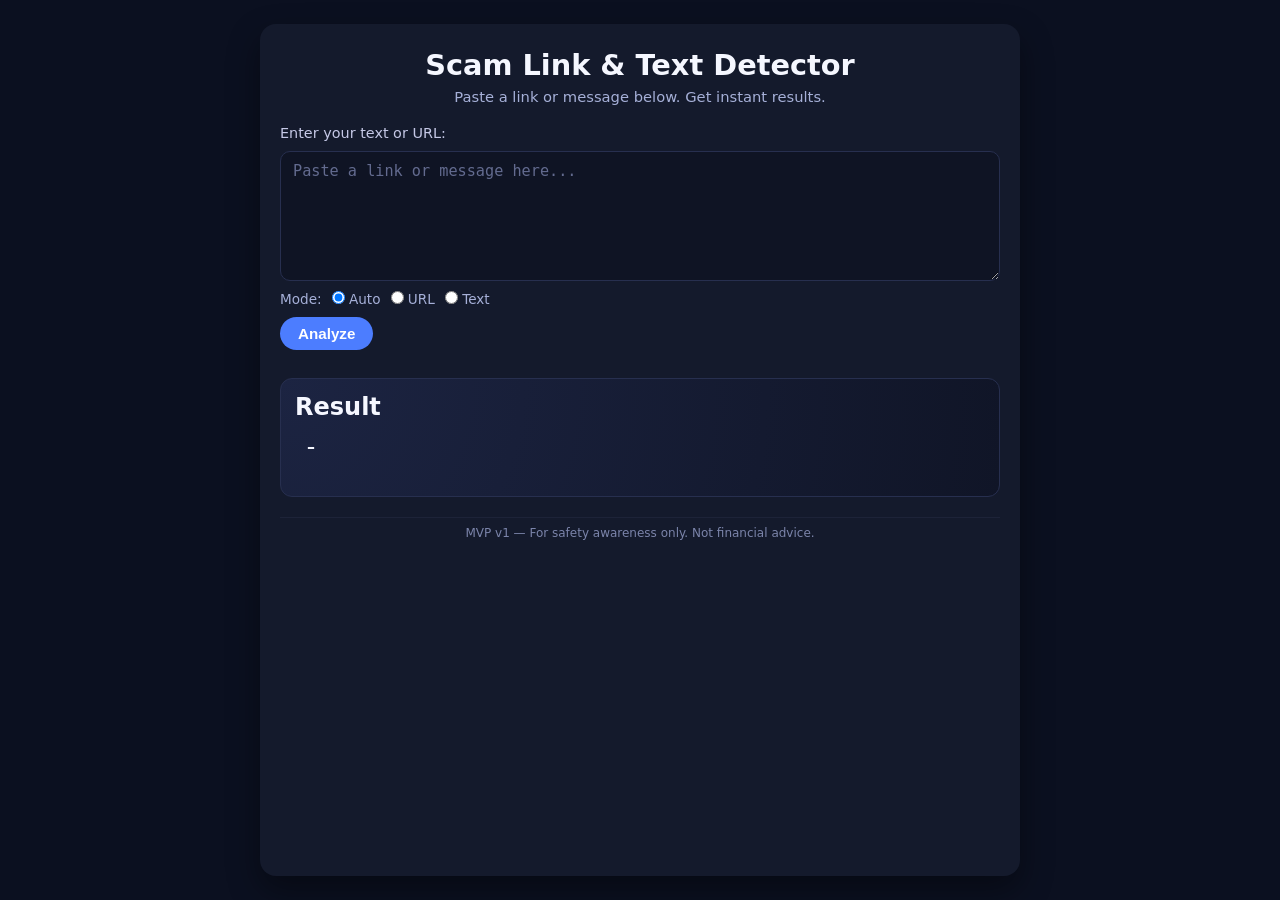
<file: frontend/index.html>
<!DOCTYPE html>
<html lang="en">
<head>
  <meta charset="UTF-8" />
  <title>Scam Link & Text Detector</title>
  <meta name="viewport" content="width=device-width, initial-scale=1.0" />
  <link rel="stylesheet" href="style.css" />
</head>
<body>
  <div class="app">
    <header class="app-header">
      <h1>Scam Link & Text Detector</h1>
      <p class="subtitle">Paste a link or message below. Get instant results.</p>
    </header>

    <main class="app-main">
      <section class="input-section">
        <label for="content-input" class="input-label">Enter your text or URL:</label>
        <textarea
          id="content-input"
          placeholder="Paste a link or message here..."
          rows="6"
        ></textarea>

        <div class="mode-row">
          <span>Mode:</span>
          <label>
            <input type="radio" name="mode" value="auto" checked />
            Auto
          </label>
          <label>
            <input type="radio" name="mode" value="url" />
            URL
          </label>
          <label>
            <input type="radio" name="mode" value="text" />
            Text
          </label>
        </div>

        <button id="analyze-btn">Analyze</button>
        <p id="status" class="status"></p>
      </section>

      <section class="result-section" id="result-section" hidden>
        <h2>Result</h2>
        <div id="verdict-badge" class="verdict-badge">–</div>
        <p id="explanation" class="explanation"></p>
        <ul id="reasons-list" class="reasons-list"></ul>
      </section>
    </main>

    <footer class="app-footer">
      <p>MVP v1 — For safety awareness only. Not financial advice.</p>
    </footer>
  </div>

  <script src="script.js"></script>
</body>
</html>
</file>
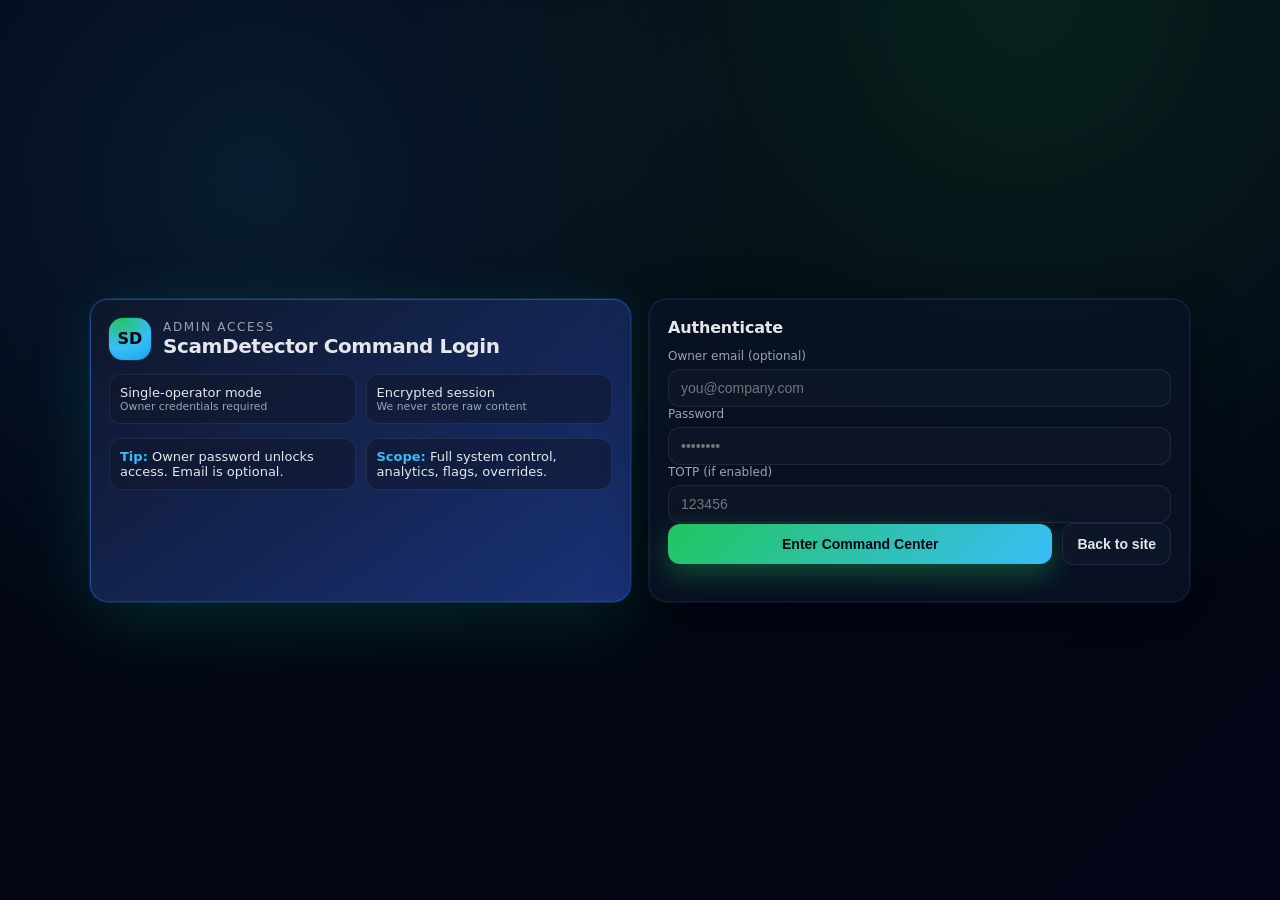
<file: backend/static/admin_login.html>
<!DOCTYPE html>
<html lang="en">
<head>
  <meta charset="UTF-8" />
  <meta name="viewport" content="width=device-width, initial-scale=1.0" />
  <link rel="icon" type="image/svg+xml" href="/static/img/favicon.svg" />
  <title>ScamDetector Admin Access</title>
  <style>
    :root {
      --bg: #030712;
      --panel: rgba(10, 18, 36, 0.85);
      --accent: #38bdf8;
      --accent-2: #22c55e;
      --danger: #ef4444;
      --text: #e5e7eb;
      --muted: #9ca3af;
      --border: rgba(59, 130, 246, 0.35);
      --glow: 0 18px 70px rgba(0, 255, 200, 0.12);
    }

    * { box-sizing: border-box; }

    body {
      margin: 0;
      min-height: 100vh;
      font-family: system-ui, -apple-system, "Segoe UI", sans-serif;
      background: radial-gradient(circle at 20% 20%, rgba(56, 189, 248, 0.12), transparent 40%),
        radial-gradient(circle at 80% 0%, rgba(34, 197, 94, 0.14), transparent 45%),
        linear-gradient(135deg, #020617, #030712 50%, #020617);
      color: var(--text);
      display: flex;
      align-items: center;
      justify-content: center;
      padding: 24px;
    }

    .shell {
      width: min(1100px, 100%);
      display: grid;
      grid-template-columns: repeat(auto-fit, minmax(320px, 1fr));
      gap: 18px;
      align-items: stretch;
    }

    .hero {
      background: linear-gradient(145deg, rgba(15, 23, 42, 0.9), rgba(30, 58, 138, 0.85));
      border: 1px solid var(--border);
      border-radius: 18px;
      padding: 18px;
      box-shadow: var(--glow), 0 0 0 1px rgba(59, 130, 246, 0.2);
      display: flex;
      flex-direction: column;
      gap: 14px;
    }

    .brand {
      display: flex;
      align-items: center;
      gap: 12px;
    }

    .badge {
      width: 42px;
      height: 42px;
      border-radius: 14px;
      background: radial-gradient(circle at 30% 0, #22c55e, #38bdf8 60%, #0ea5e9 100%);
      display: grid;
      place-items: center;
      font-weight: 800;
      color: #020617;
      box-shadow: 0 0 0 1px rgba(255, 255, 255, 0.08);
    }

    .title {
      margin: 0;
      font-size: 20px;
      letter-spacing: -0.02em;
    }

    .eyebrow {
      margin: 0;
      font-size: 12px;
      color: var(--muted);
      text-transform: uppercase;
      letter-spacing: 0.14em;
    }

    .grid-meta {
      display: grid;
      grid-template-columns: repeat(auto-fit, minmax(160px, 1fr));
      gap: 10px;
    }

    .pill {
      border-radius: 12px;
      padding: 10px;
      border: 1px solid rgba(255, 255, 255, 0.08);
      background: rgba(15, 23, 42, 0.55);
      font-size: 13px;
      color: var(--text);
    }

    .pill strong { color: var(--accent); }

    .panel {
      background: var(--panel);
      border: 1px solid rgba(255, 255, 255, 0.06);
      box-shadow: 0 16px 50px rgba(0, 0, 0, 0.45), 0 0 0 1px rgba(59, 130, 246, 0.16);
      border-radius: 18px;
      padding: 18px;
      display: flex;
      flex-direction: column;
      gap: 12px;
    }

    .panel h2 {
      margin: 0;
      font-size: 16px;
      letter-spacing: -0.01em;
    }

    label {
      display: block;
      font-size: 12px;
      color: var(--muted);
      margin-bottom: 6px;
    }

    input {
      width: 100%;
      padding: 10px 12px;
      border-radius: 12px;
      border: 1px solid rgba(255, 255, 255, 0.08);
      background: rgba(15, 23, 42, 0.7);
      color: var(--text);
      font-size: 14px;
      transition: border-color 0.2s ease, box-shadow 0.2s ease;
    }

    input:focus {
      outline: none;
      border-color: var(--accent);
      box-shadow: 0 0 0 3px rgba(56, 189, 248, 0.15);
    }

    .actions {
      display: flex;
      align-items: center;
      gap: 10px;
      justify-content: space-between;
    }

    button {
      border: none;
      border-radius: 12px;
      padding: 12px 14px;
      font-size: 14px;
      font-weight: 700;
      cursor: pointer;
      color: #030712;
      background: linear-gradient(135deg, #22c55e, #38bdf8);
      box-shadow: 0 10px 28px rgba(34, 197, 94, 0.35);
      transition: transform 0.12s ease, box-shadow 0.18s ease;
      flex: 1;
    }

    button:hover { transform: translateY(-1px); }
    button:active { transform: translateY(0); }

    .ghost {
      background: rgba(15, 23, 42, 0.9);
      color: var(--text);
      border: 1px solid rgba(255, 255, 255, 0.08);
      box-shadow: none;
      flex: 0 0 auto;
    }

    .status {
      font-size: 13px;
      color: var(--muted);
      min-height: 18px;
    }

    .status.error { color: var(--danger); }
    .status.success { color: var(--accent-2); }

    .list {
      display: grid;
      grid-template-columns: repeat(auto-fit, minmax(220px, 1fr));
      gap: 10px;
    }

    .list .pill small { display: block; color: var(--muted); margin-top: 4px; }
  </style>
</head>
<body>
  <div class="shell">
    <section class="hero">
      <div class="brand">
        <div class="badge">SD</div>
        <div>
          <p class="eyebrow">Admin Access</p>
          <h1 class="title">ScamDetector Command Login</h1>
        </div>
      </div>
      <div class="grid-meta">
        <div class="pill">
          Single-operator mode
          <small style="color: var(--muted); display: block;">Owner credentials required</small>
        </div>
        <div class="pill">
          Encrypted session
          <small style="color: var(--muted); display: block;">We never store raw content</small>
        </div>
      </div>
      <div class="list">
        <div class="pill"><strong>Tip:</strong> Owner password unlocks access. Email is optional.</div>
        <div class="pill"><strong>Scope:</strong> Full system control, analytics, flags, overrides.</div>
      </div>
    </section>

    <section class="panel">
      <h2>Authenticate</h2>
      <form id="admin-login-form">
        <div>
          <label for="email">Owner email (optional)</label>
          <input type="email" id="email" autocomplete="username" placeholder="you@company.com" />
        </div>
        <div>
          <label for="password">Password</label>
          <input type="password" id="password" required autocomplete="current-password" placeholder="••••••••" />
        </div>
        <div>
          <label for="otp">TOTP (if enabled)</label>
          <input type="text" id="otp" inputmode="numeric" autocomplete="one-time-code" placeholder="123456" />
        </div>
        <div class="actions">
          <button type="submit">Enter Command Center</button>
          <button type="button" class="ghost" id="back-btn">Back to site</button>
        </div>
        <div id="status" class="status"></div>
      </form>
    </section>
  </div>

  <script>
    const form = document.getElementById("admin-login-form");
    const statusEl = document.getElementById("status");
    const backBtn = document.getElementById("back-btn");
    const deviceKey = "admin_device_uuid";

    function getDeviceUUID() {
      let id = localStorage.getItem(deviceKey);
      if (!id) {
        id = crypto.randomUUID();
        localStorage.setItem(deviceKey, id);
      }
      return id;
    }

    function setStatus(text, type = "") {
      statusEl.textContent = text || "";
      statusEl.className = "status";
      if (type) statusEl.classList.add(type);
    }

    function getCookie(name) {
      const value = `; ${document.cookie}`;
      const parts = value.split(`; ${name}=`);
      if (parts.length === 2) return parts.pop().split(";").shift();
      return null;
    }

    backBtn.addEventListener("click", () => {
      window.location.href = "/";
    });

    form.addEventListener("submit", async (e) => {
      e.preventDefault();
      setStatus("Verifying credentials…");

      const password = document.getElementById("password").value;
      const otp = document.getElementById("otp").value.trim();

      try {
        const headers = { "Content-Type": "application/json", "x-admin-fingerprint": getDeviceUUID() };
        const csrf = getCookie("sd_csrf");
        if (csrf) headers["x-csrf-token"] = csrf;
        const res = await fetch("/admin/login", {
          method: "POST",
          headers,
          credentials: "include",
          body: JSON.stringify({ password })
        });

        const data = await res.json().catch(() => ({}));

        if (!res.ok) {
          setStatus(data.error || "Invalid credentials.", "error");
          return;
        }

        const logHeaders = { "x-admin-fingerprint": getDeviceUUID() };
        if (csrf) logHeaders["x-csrf-token"] = csrf;
        fetch("/admin/logs", { headers: logHeaders, credentials: "include" }).catch(() => {});
        setStatus("Access granted. Redirecting…", "success");
        setTimeout(() => (window.location.href = "/admin"), 400);
      } catch (err) {
        setStatus("Network error. Try again.", "error");
      }
    });
  </script>
</body>
</html>
</file>
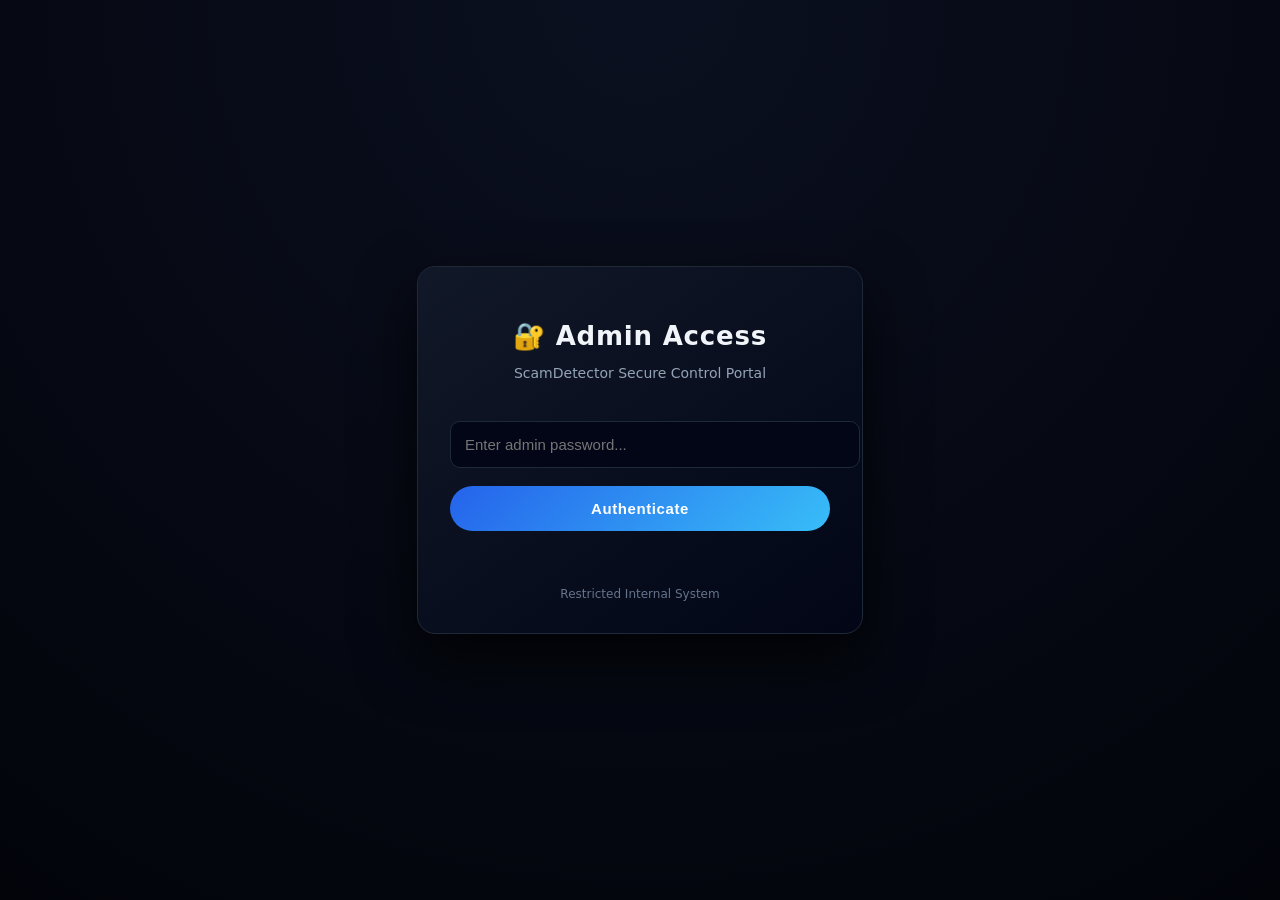
<file: backend/static/login.html>
<!DOCTYPE html>
<html>
<head>
  <title>ScamDetector — Admin Access</title>
  <meta name="viewport" content="width=device-width, initial-scale=1"/>
  <link rel="icon" type="image/svg+xml" href="/static/img/favicon.svg" />

  <style>
    body {
      margin: 0;
      height: 100vh;
      background: radial-gradient(circle at top, #0b1020, #02040a);
      font-family: system-ui, -apple-system, Segoe UI, Roboto;
      display: flex;
      justify-content: center;
      align-items: center;
      color: #f1f5f9;
    }

    .login-wrapper {
      width: 100%;
      max-width: 380px;
      background: linear-gradient(145deg, #111827, #020617);
      border: 1px solid #1f2937;
      border-radius: 18px;
      padding: 32px;
      box-shadow: 0 25px 60px rgba(0,0,0,0.8);
      text-align: center;
    }

    h2 {
      margin-bottom: 10px;
      font-size: 26px;
      font-weight: 600;
      letter-spacing: 0.03em;
    }

    .subtitle {
      font-size: 14px;
      color: #94a3b8;
      margin-bottom: 26px;
    }

    input {
      width: 100%;
      padding: 14px;
      margin-top: 14px;
      background: #020617;
      border: 1px solid #1e293b;
      color: #f8fafc;
      border-radius: 10px;
      font-size: 15px;
      outline: none;
      transition: 0.2s ease;
    }

    input:focus {
      border-color: #38bdf8;
      box-shadow: 0 0 0 2px rgba(56,189,248,0.2);
    }

    button {
      width: 100%;
      padding: 14px;
      margin-top: 18px;
      background: linear-gradient(135deg, #2563eb, #38bdf8);
      color: white;
      cursor: pointer;
      border: none;
      border-radius: 999px;
      font-size: 15px;
      font-weight: 600;
      letter-spacing: 0.04em;
    }

    button:hover {
      transform: translateY(-1px);
      background: linear-gradient(135deg, #1d4ed8, #0ea5e9);
    }

    .error {
      margin-top: 14px;
      color: #f87171;
      font-size: 14px;
      min-height: 20px;
    }

    .badge {
      font-size: 12px;
      color: #64748b;
      margin-top: 22px;
    }
  </style>
</head>

<body>

<div class="login-wrapper">
  <h2>🔐 Admin Access</h2>
  <p class="subtitle">ScamDetector Secure Control Portal</p>

  <input id="password" type="password" placeholder="Enter admin password..." />
  <button onclick="login()">Authenticate</button>

  <p id="err" class="error"></p>
  <div class="badge">Restricted Internal System</div>
</div>

<script>
  function getCookie(name) {
    const value = `; ${document.cookie}`;
    const parts = value.split(`; ${name}=`);
    if (parts.length === 2) return parts.pop().split(";").shift();
    return null;
  }

  async function login() {
    const password = document.getElementById("password").value;
    const headers = {"Content-Type": "application/json"};
    const csrf = getCookie("sd_csrf");
    if (csrf) {
      headers["x-csrf-token"] = csrf;
    }

    const res = await fetch("/admin/login", {
      method: "POST",
      headers,
      credentials: "include",
      body: JSON.stringify({ password })
    });

    if (res.status === 200) {
      window.location.href = "/admin";
    } else {
      document.getElementById("err").textContent = "Access Denied.";
    }
  }
</script>

</body>
</html>
</file>
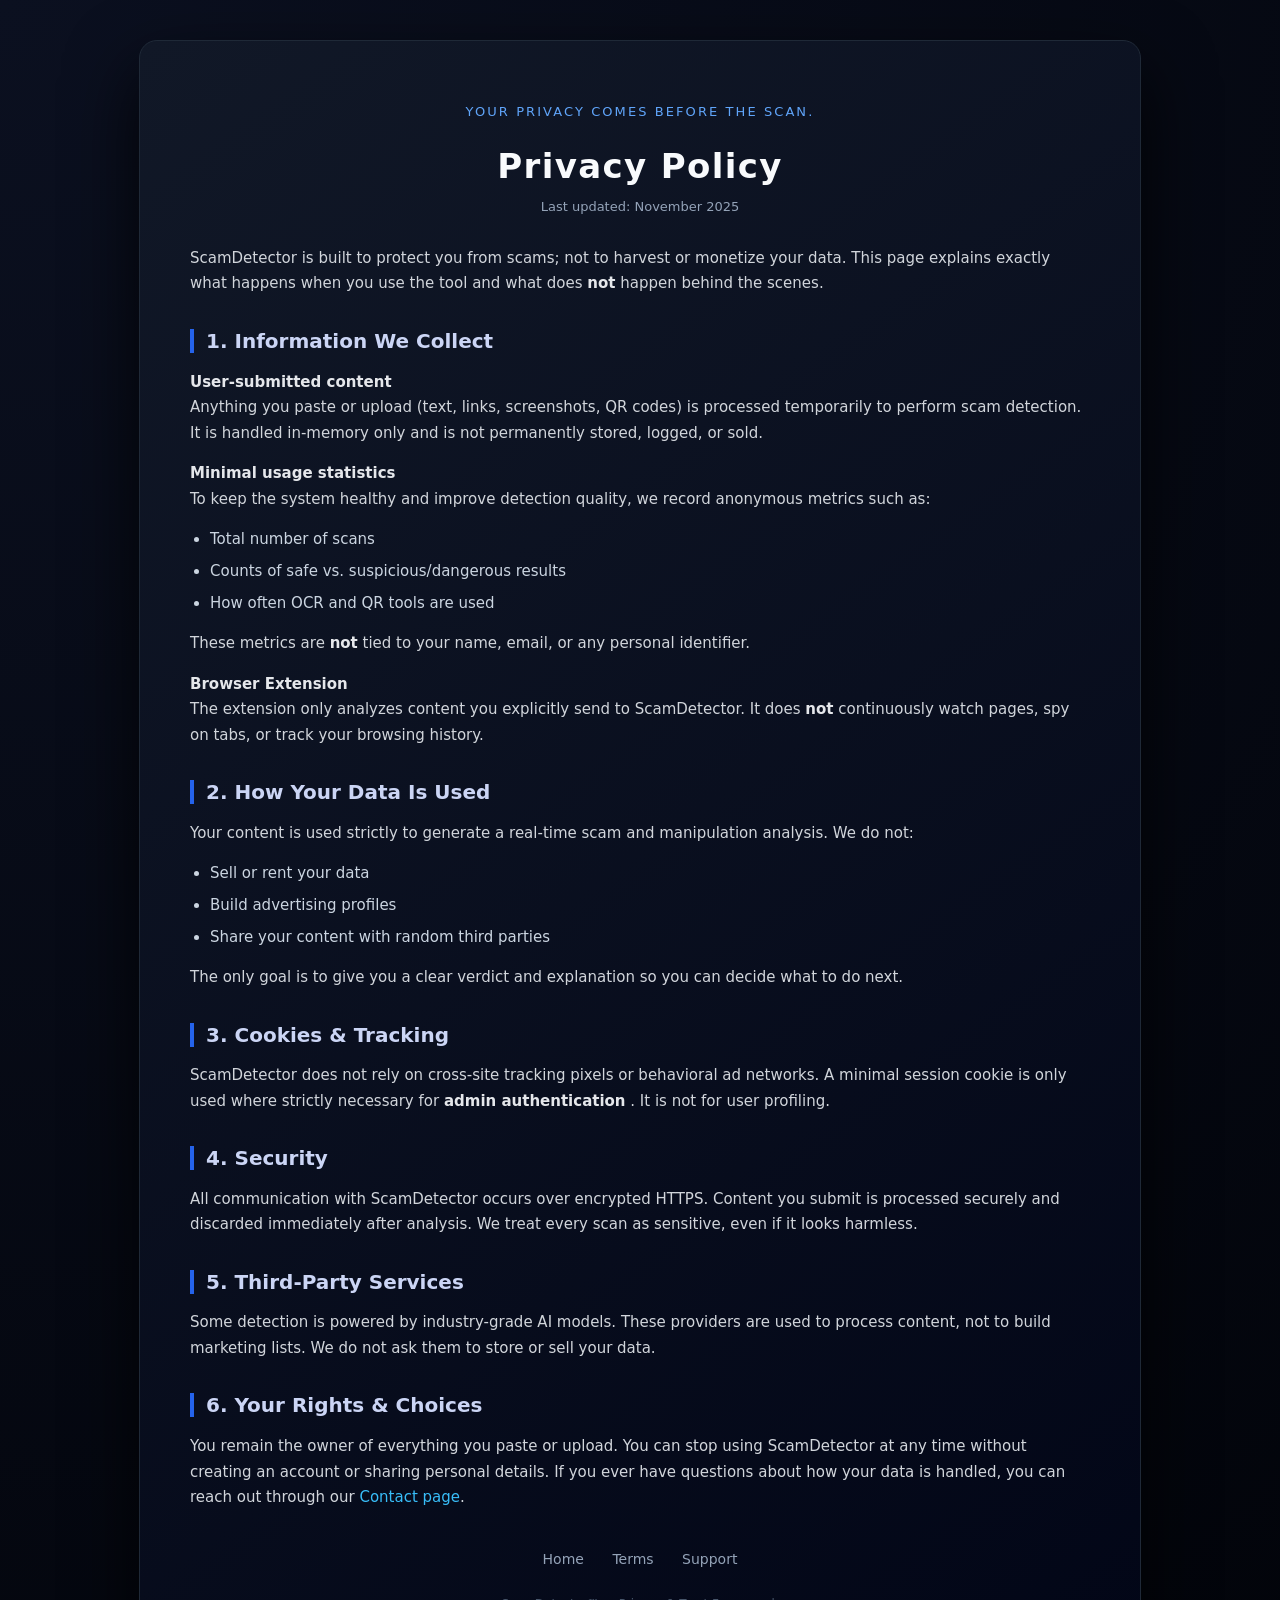
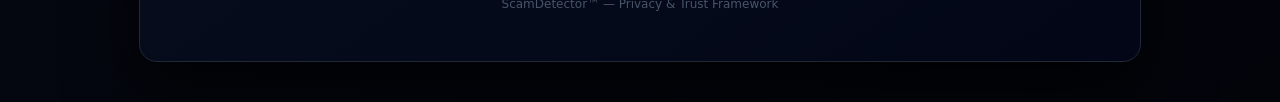
<file: backend/static/privacy.html>
<!DOCTYPE html>
<html lang="en">
<head>
  <meta charset="UTF-8" />
  <meta name="viewport" content="width=device-width, initial-scale=1.0" />
  <link rel="icon" type="image/svg+xml" href="/static/img/favicon.svg" />
  <title>ScamDetector — Privacy Policy</title>

  <style>
    body {
      margin: 0;
      padding: 40px 20px;
      background: radial-gradient(circle at top left, #0b1020, #02040a);
      font-family: system-ui, -apple-system, BlinkMacSystemFont, "Segoe UI", Roboto;
      display: flex;
      justify-content: center;
      color: #e5e7eb;
    }

    .container {
      max-width: 900px;
      width: 100%;
      background: linear-gradient(145deg, #111827, #020617);
      padding: 50px;
      border-radius: 18px;
      box-shadow: 0 30px 70px rgba(0,0,0,0.8);
      border: 1px solid #1f2937;
    }

    h1 {
      font-size: 34px;
      margin-bottom: 6px;
      text-align: center;
      color: #f8fafc;
      letter-spacing: 0.04em;
    }

    .subtitle {
      text-align: center;
      color: #60a5fa;
      font-size: 13px;
      text-transform: uppercase;
      letter-spacing: 0.16em;
      margin-bottom: 6px;
    }

    .updated {
      text-align: center;
      color: #94a3b8;
      margin-bottom: 28px;
      font-size: 13px;
    }

    h2 {
      margin-top: 32px;
      color: #cbd5f5;
      font-size: 20px;
      border-left: 4px solid #2563eb;
      padding-left: 12px;
    }

    p {
      line-height: 1.7;
      font-size: 15px;
      margin-top: 10px;
      color: #d1d5db;
    }

    ul {
      margin-top: 10px;
      padding-left: 20px;
    }

    li {
      margin-bottom: 8px;
      line-height: 1.6;
      color: #cbd5e1;
      font-size: 15px;
    }

    strong {
      color: #e5e7eb;
    }

    a {
      color: #38bdf8;
      text-decoration: none;
    }

    a:hover {
      text-decoration: underline;
    }

    .footer-links {
      margin-top: 40px;
      text-align: center;
      font-size: 14px;
    }

    .footer-links a {
      color: #94a3b8;
      margin: 0 12px;
    }

    .badge {
      margin-top: 30px;
      text-align: center;
      font-size: 12px;
      color: #475569;
    }
  </style>
</head>

<body>
  <div class="container">
    <p class="subtitle">Your privacy comes before the scan.</p>
    <h1>Privacy Policy</h1>
    <p class="updated">Last updated: November 2025</p>

    <p>
      ScamDetector is built to protect you from scams; not to harvest or monetize your data.
      This page explains exactly what happens when you use the tool and what does <strong>not</strong> happen behind the scenes.
    </p>

    <h2>1. Information We Collect</h2>
    <p><strong>User-submitted content</strong><br>
      Anything you paste or upload (text, links, screenshots, QR codes) is processed temporarily to perform scam detection.
      It is handled in-memory only and is not permanently stored, logged, or sold.
    </p>

    <p><strong>Minimal usage statistics</strong><br>
      To keep the system healthy and improve detection quality, we record anonymous metrics such as:
    </p>
    <ul>
      <li>Total number of scans</li>
      <li>Counts of safe vs. suspicious/dangerous results</li>
      <li>How often OCR and QR tools are used</li>
    </ul>
    <p>
      These metrics are <strong>not</strong> tied to your name, email, or any personal identifier.
    </p>

    <p><strong>Browser Extension</strong><br>
      The extension only analyzes content you explicitly send to ScamDetector.
      It does <strong>not</strong> continuously watch pages, spy on tabs, or track your browsing history.
    </p>

    <h2>2. How Your Data Is Used</h2>
    <p>
      Your content is used strictly to generate a real-time scam and manipulation analysis.
      We do not:
    </p>
    <ul>
      <li>Sell or rent your data</li>
      <li>Build advertising profiles</li>
      <li>Share your content with random third parties</li>
    </ul>
    <p>
      The only goal is to give you a clear verdict and explanation so you can decide what to do next.
    </p>

    <h2>3. Cookies & Tracking</h2>
    <p>
      ScamDetector does not rely on cross-site tracking pixels or behavioral ad networks.
      A minimal session cookie is only used where strictly necessary for
      <strong>admin authentication</strong> . It is not for user profiling.
    </p>

    <h2>4. Security</h2>
    <p>
      All communication with ScamDetector occurs over encrypted HTTPS.
      Content you submit is processed securely and discarded immediately after analysis.
      We treat every scan as sensitive, even if it looks harmless.
    </p>

    <h2>5. Third-Party Services</h2>
    <p>
      Some detection is powered by industry-grade AI models.
      These providers are used to process content, not to build marketing lists.
      We do not ask them to store or sell your data.
    </p>

    <h2>6. Your Rights & Choices</h2>
    <p>
      You remain the owner of everything you paste or upload.
      You can stop using ScamDetector at any time without creating an account or sharing personal details.
      If you ever have questions about how your data is handled, you can reach out through our
      <a href="/contact">Contact page</a>.
    </p>

    <div class="footer-links">
      <a href="/">Home</a>
      <a href="/terms">Terms</a>
      <a href="/support">Support</a>
    </div>

    <div class="badge">ScamDetector™ — Privacy & Trust Framework</div>
  </div>
</body>
</html>
</file>
<file: frontend/style.css>
* {
  box-sizing: border-box;
  margin: 0;
  padding: 0;
}

body {
  font-family: system-ui, -apple-system, BlinkMacSystemFont, "Segoe UI", sans-serif;
  background: #0b1020;
  color: #f5f7ff;
  display: flex;
  justify-content: center;
  padding: 24px;
  min-height: 100vh;
}

.app {
  width: 100%;
  max-width: 760px;
  background: #141a2c;
  border-radius: 16px;
  padding: 24px 20px;
  box-shadow: 0 14px 32px rgba(0, 0, 0, 0.4);
  display: flex;
  flex-direction: column;
  gap: 20px;
}

.app-header {
  text-align: center;
}

.app-header h1 {
  font-size: 1.8rem;
  margin-bottom: 6px;
}

.subtitle {
  color: #a6b0d8;
  font-size: 0.92rem;
}

.input-section {
  display: flex;
  flex-direction: column;
  gap: 10px;
}

.input-label {
  font-size: 0.9rem;
  color: #c5c8e6;
}

textarea {
  width: 100%;
  border-radius: 10px;
  border: 1px solid #272f4f;
  background: #0f1424;
  color: #f5f7ff;
  padding: 10px 12px;
  resize: vertical;
  min-height: 120px;
  font-size: 0.95rem;
}

textarea::placeholder {
  color: #636b8f;
}

textarea:focus {
  outline: none;
  border-color: #4c7dff;
  box-shadow: 0 0 0 1px rgba(76, 125, 255, 0.4);
}

.mode-row {
  display: flex;
  flex-wrap: wrap;
  gap: 10px;
  color: #a6b0d8;
  font-size: 0.85rem;
}

#analyze-btn {
  align-self: flex-start;
  border: none;
  border-radius: 999px;
  padding: 8px 18px;
  background: #4c7dff;
  color: #fff;
  font-size: 0.95rem;
  font-weight: 600;
  cursor: pointer;
  transition: 0.08s ease;
}

#analyze-btn:hover {
  background: #3e6af0;
  transform: translateY(-1px);
  box-shadow: 0 6px 14px rgba(76, 125, 255, 0.4);
}

.status {
  min-height: 18px;
  color: #a6b0d8;
  font-size: 0.8rem;
}

.result-section {
  border: 1px solid #272f4f;
  border-radius: 12px;
  padding: 14px;
  background: radial-gradient(circle at top left, #1c2442, #101527);
  display: flex;
  flex-direction: column;
  gap: 10px;
}

.verdict-badge {
  padding: 6px 12px;
  border-radius: 999px;
  font-weight: 600;
  align-self: flex-start;
}

.verdict-safe {
  background: rgba(22, 163, 74, 0.15);
  border: 1px solid rgba(22, 163, 74, 0.6);
  color: #4ade80;
}

.verdict-suspicious {
  background: rgba(245, 158, 11, 0.15);
  border: 1px solid rgba(245, 158, 11, 0.6);
  color: #facc15;
}

.verdict-dangerous {
  background: rgba(239, 68, 68, 0.15);
  border: 1px solid rgba(239, 68, 68, 0.6);
  color: #fca5a5;
}

.reasons-list {
  list-style: disc;
  padding-left: 18px;
  color: #c5c8e6;
  font-size: 0.85rem;
}

.app-footer {
  text-align: center;
  font-size: 0.75rem;
  color: #7b84aa;
  border-top: 1px solid #1d2338;
  padding-top: 8px;
}
</file>
